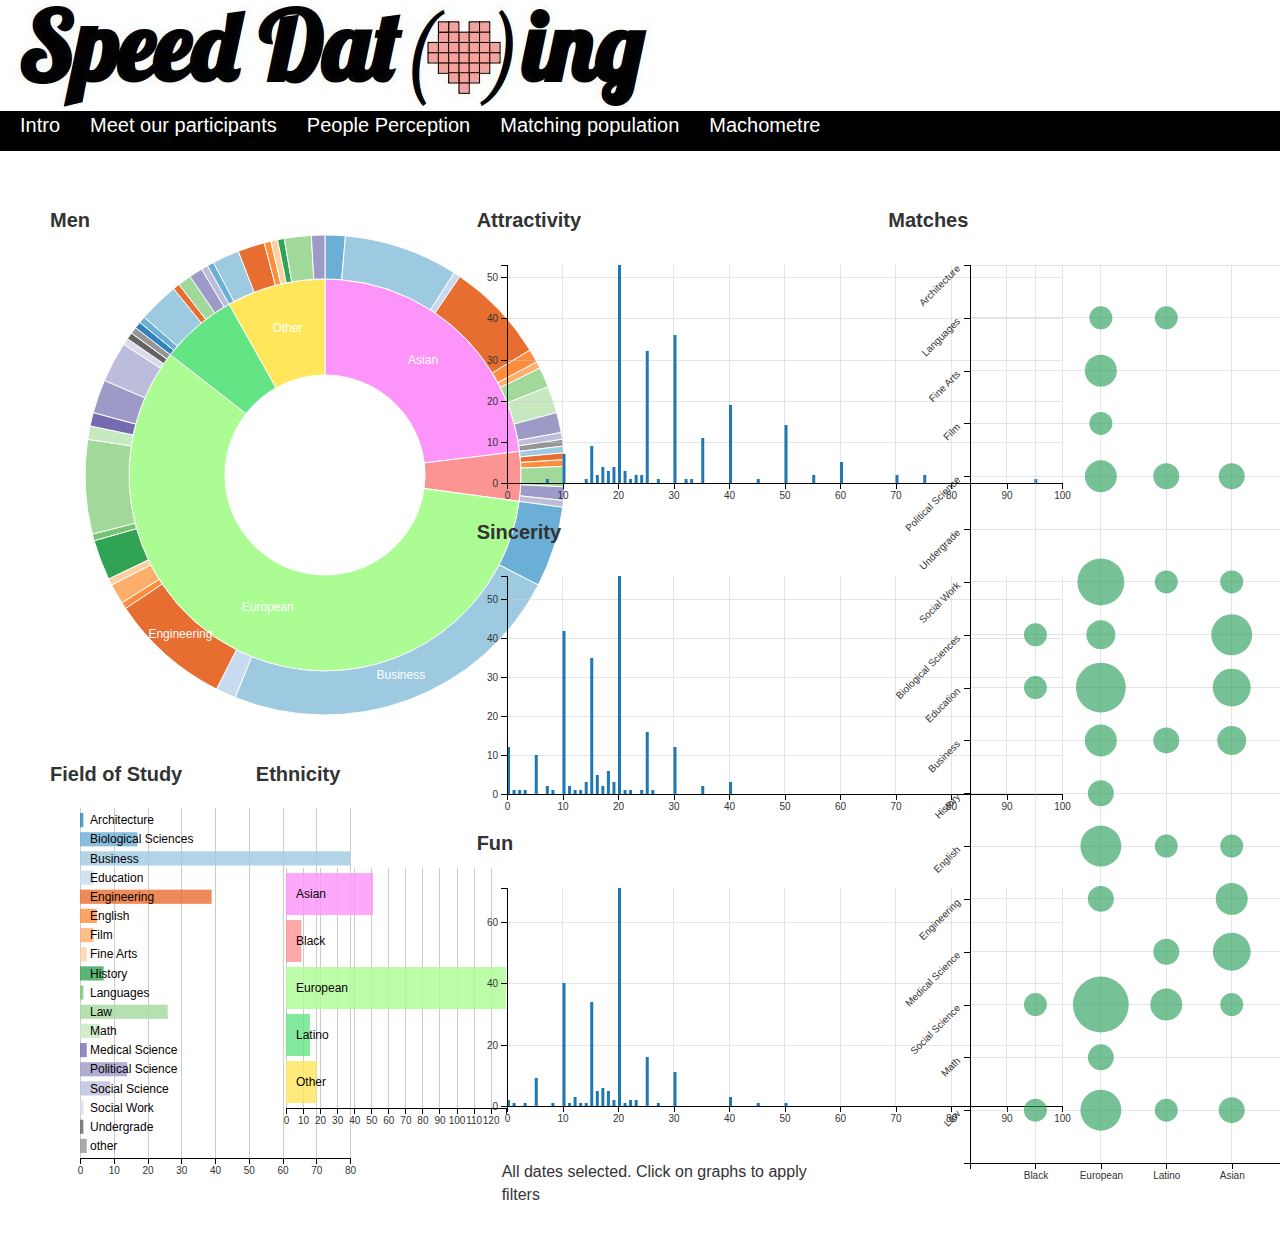
<file: match.html>
<!DOCTYPE html>
<html lang="en">
<head>
    <title>Speed Dat(a)ing</title>
    <meta charset="utf-8">
    <meta name="viewport" content="width=device-width, initial-scale=1">
    <link rel="stylesheet" href="https://maxcdn.bootstrapcdn.com/bootstrap/3.4.0/css/bootstrap.min.css">
    <script src="https://ajax.googleapis.com/ajax/libs/jquery/3.4.0/jquery.min.js"></script>
    <script src="https://maxcdn.bootstrapcdn.com/bootstrap/3.4.0/js/bootstrap.min.js"></script>
    <link rel="stylesheet" type="text/css" href="css/dc.css"/>
    <link rel="stylesheet" type="text/css" href="css/style.css">
    <style>
        .pie-slice path {
            stroke:#fff;
        }
        .dc-chart .selected path {
            stroke-width: 1;
            stroke:#fff;
        }
    </style>
</head>
<body>

    <div class='nav-header'>
        <img src='assets/logo.jpg'>
    </div>
    <div class='nav-bar'>
        <div class='nav-item'>
            <a class='nav-link' href='/'>Intro</a>
        </div>
        <div class='nav-item'>
            <a class='nav-link' href='/participants.html'>Meet our participants</a>
        </div>
        <div class='nav-item'>
            <a class='nav-link' href='/perception.html'>People Perception</a>
        </div>
        <div class='nav-item'>
            <a class='nav-link' href='/match.html'>Matching population</a>
        </div>
        <div class='nav-item'>
            <a class='nav-link' href='/machometre.html'>Machometre</a>
        </div>
    </div>

    <div class="container" style="width:100%; margin-top: 55px; margin-left: 20px; margin-bottom: 30px">
    <div class="row">
        <div class="col-sm-8">
            <div class="col-sm-6">
                <div class="row">
                    <div id="test" style="margin-left: 50px">
                        <strong style="font-size: 20px; margin-left: -35px">Men</strong>
                        <a class="reset" href="javascript:race_field.filterAll();dc.redrawAll();" style="display: none;">reset</a>
                        <div class="clearfix"></div>
                    </div>
                </div>
                <div class="row" style="margin-top: 40px">
                    <div class="col-sm-6">
                        <div id="test3">
                            <strong style="font-size: 20px">Field of Study</strong>
                            <a class="reset" href="javascript:field.filterAll();dc.redrawAll();" style="display: none;">reset</a>
                            <div class="clearfix"></div>
                        </div>
                    </div>
                    <div class="col-sm-6">
                        <div id="test2">
                            <strong style="font-size: 20px">Ethnicity</strong>
                            <a class="reset" href="javascript:race.filterAll();dc.redrawAll();" style="display: none;">reset</a>
                            <div class="clearfix"></div>
                        </div>
                    </div>
                </div>
            </div>
            <div class="col-sm-6">
                <div class="row" style="margin-left: 15px">
                    <div id="attractive">
                        <strong style="font-size: 20px">Attractivity</strong>
                        <!--
                        <span class="reset" style="display: none;">range: <span class="filter"></span></span>
                        -->
                        <a class="reset" href="javascript:attractive.filterAll();dc.redrawAll();" style="display: none;">reset</a>
                        <div class="clearfix"></div>
                    </div>
                </div>
                <div class="row" style="margin-left: 15px">
                    <div id="sincere">
                        <strong style="font-size: 20px">Sincerity</strong>
                        <a class="reset" href="javascript:sincere.filterAll();dc.redrawAll();" style="display: none;">reset</a>
                        <div class="clearfix"></div>
                    </div>
                </div>
                <div class="row" style="margin-left: 15px">
                    <div id="fun">
                        <strong style="font-size: 20px">Fun</strong>
                        <a class="reset" href="javascript:fun.filterAll();dc.redrawAll();" style="display: none;">reset</a>
                        <div class="clearfix"></div>
                    </div>
                </div>
                <div class="row" style="margin-left: 15px">
                    <div>
                        <div class="dc-data-count", style="margin-left: 25px; margin-top: 20px; font-size: 16px;">
                            <span class="filter-count"></span> selected out of <span class="total-count"></span> records | <a
                                href="javascript:dc.filterAll(); dc.renderAll()">Reset All</a>
                        </div>
                    </div>
                </div>        
            </div>
        </div>
        <div class="col-sm-4">
            <div id="matches">
                <strong style="font-size: 20px;">Matches</strong>
                <a class="reset" href="javascript:matchesChart.filterAll();dc.redrawAll();" style="display: none;">reset</a>
                <div class="clearfix"></div>
            </div>
        </div>
    </div>
</div>


<script type="text/javascript" src="js/d3.js"></script>
<script type="text/javascript" src="js/crossfilter.js"></script>
<script type="text/javascript" src="js/dc.js"></script>
<script type="text/javascript">

var field = dc.rowChart("#test3");
var race = dc.rowChart("#test2");
var race_field = dc.sunburstChart("#test");
var attractive = dc.barChart("#attractive")
var sincere = dc.barChart("#sincere")
var fun = dc.barChart("#fun")
var datesCount = dc.dataCount('.dc-data-count');
var matchesChart = dc.bubbleChart('#matches');

race_dict = {
    0 : '',
    1 : 'Black',
    2 : 'European',
    3 : 'Latino',
    4 : 'Asian',
    5 : 'Native',
    6 : 'Other',
    7 : ''
}

field_dict = {
    0 : '',
    1 : 'Law',
    2 : 'Math',
    3 : 'Social Science',
    4 : 'Medical Science',
    5 : 'Engineering',
    6 : 'English',
    7 : 'History',
    8 : 'Business',
    9 : 'Education',
    10 : 'Biological Sciences',
    11 : 'Social Work',
    12 : 'Undergrade',
    13 : 'Political Science',
    14 : 'Film',
    15 : 'Fine Arts',
    16 : 'Languages',
    17 : 'Architecture',
    18 : 'other',
    19 : '',
}

d3.csv("data/new_dataset.csv").then(function(dates) {

    dates.forEach(function (d) {
        d.attr1_1 = +d.attr1_1;
        d.sinc1_1 = +d.sinc1_1;
        d.fun1_1 = +d.fun1_1;
        d.match = +d.match;
    });

    var ndx = crossfilter(dates)
    
    var all_data_count = ndx.groupAll()

    var all = ndx.groupAll().reduce(
        function reduceAdd(p, d) {
            p.count++;
            if(d.match === 1){
                p.matches_count++
            }
            return p;
        },

        function reduceRemove(p, d) {
            p.count--;
            if(d.match === 1){
                p.matches_count--
            }
            return p;
        },

        function reduceInitial() {
            return {matches_count: 0,
                    count: 0};
        }
    )

    menDimension = ndx.dimension(function (d) {
        return [d.race, d.field_cd];
    });

    var menSumGroup = menDimension.group().reduce(
        function reduceAdd(p, d) {
            if(d.iid in p.ids){
                p.ids[d.iid] += 1
            }
            else{
                p.ids[d.iid] = 1;
                p.id_count++;
            }
            return p;
        },

        function reduceRemove(p, d) {
            p.ids[d.iid]--;
            if(p.ids[d.iid] === 0){
                delete p.ids[d.iid];
                p.id_count--;
            }
            return p;
        },

        function reduceInitial() {
            return {ids: {},
                    id_count: 0};
        }
    )

    womenDimension = ndx.dimension(function (d) {
        return [d.race_p, d.field_cd_p];
    });

    var womenGroup = womenDimension.group().reduce(
        function reduceAdd(p, d) {
            if(d.match === 1){
                p.matches_count++
            }
            return p;
        },

        function reduceRemove(p, d) {
            if(d.match === 1){
                p.matches_count--
            }
            return p;
        },

        function reduceInitial() {
            return {matches_count: 0};
        }
    )

    var raceDimension = ndx.dimension(function (d) {
        return d.race;
    });
    
    var raceSumGroup = raceDimension.group().reduce(
        function reduceAdd(p, d) {
            if(d.iid in p.ids){
                p.ids[d.iid] += 1
            }
            else{
                p.ids[d.iid] = 1;
                p.id_count++;
            }
            return p;
        },

        function reduceRemove(p, d) {
            p.ids[d.iid]--;
            if(p.ids[d.iid] === 0){
                delete p.ids[d.iid];
                p.id_count--;
            }
            return p;
        },

        function reduceInitial() {
            return {ids: {},
                    id_count: 0};
        }
    )

    var fieldDimension = ndx.dimension(function (d) {
        return d.field_cd;
    });

    var fieldSumGroup = fieldDimension.group().reduce(
        function reduceAdd(p, d) {
            if(d.iid in p.ids){
                p.ids[d.iid] += 1
            }
            else{
                p.ids[d.iid] = 1;
                p.id_count++;
            }
            return p;
        },

        function reduceRemove(p, d) {
            p.ids[d.iid]--;
            if(p.ids[d.iid] === 0){
                delete p.ids[d.iid];
                p.id_count--;
            }
            return p;
        },

        function reduceInitial() {
            return {ids: {},
                    id_count: 0};
        }
    )

    var attractiveDimension = ndx.dimension(function (d) {
        return d.attr1_1;
    });

    var attractiveSumGroup = attractiveDimension.group().reduce(
        function reduceAdd(p, d) {
            if(d.iid in p.ids){
                p.ids[d.iid] += 1
            }
            else{
                p.ids[d.iid] = 1;
                p.id_count++;
            }
            return p;
        },

        function reduceRemove(p, d) {
            p.ids[d.iid]--;
            if(p.ids[d.iid] === 0){
                delete p.ids[d.iid];
                p.id_count--;
            }
            return p;
        },

        function reduceInitial() {
            return {ids: {},
                    id_count: 0};
        }
    )

    var sincereDimension = ndx.dimension(function (d) {
        return d.sinc1_1;
    });

    var sincereSumGroup = sincereDimension.group().reduce(
        function reduceAdd(p, d) {
            if(d.iid in p.ids){
                p.ids[d.iid] += 1
            }
            else{
                p.ids[d.iid] = 1;
                p.id_count++;
            }
            return p;
        },

        function reduceRemove(p, d) {
            p.ids[d.iid]--;
            if(p.ids[d.iid] === 0){
                delete p.ids[d.iid];
                p.id_count--;
            }
            return p;
        },

        function reduceInitial() {
            return {ids: {},
                    id_count: 0};
        }
    )

    var funDimension = ndx.dimension(function (d) {
        return d.fun1_1;
    });

    var funSumGroup = funDimension.group().reduce(
        function reduceAdd(p, d) {
            if(d.iid in p.ids){
                p.ids[d.iid] += 1
            }
            else{
                p.ids[d.iid] = 1;
                p.id_count++;
            }
            return p;
        },

        function reduceRemove(p, d) {
            p.ids[d.iid]--;
            if(p.ids[d.iid] === 0){
                delete p.ids[d.iid];
                p.id_count--;
            }
            return p;
        },

        function reduceInitial() {
            return {ids: {},
                    id_count: 0};
        }
    )

    histogramm_width = 635
    histogramm_height = 278

    attractive
        .width(histogramm_width)
        .height(histogramm_height)
        .round(dc.round.floor)
        .alwaysUseRounding(true)
        .x(d3.scaleLinear().domain([0, 100]))
        .dimension(attractiveDimension)
        .group(attractiveSumGroup)
        .valueAccessor(function (d) {
            return d.value.id_count;
        })
        .elasticY(true)
        .renderHorizontalGridLines(true)
        .renderVerticalGridLines(true)
        .yAxis().ticks(5)

    attractive.margins().top = 30

    sincere
        .width(histogramm_width)
        .height(histogramm_height)
        .x(d3.scaleLinear().domain([0, 100]))
        .dimension(sincereDimension)
        .group(sincereSumGroup)
        .valueAccessor(function (d) {
            return d.value.id_count;
        })
        .elasticY(true)
        .renderHorizontalGridLines(true)
        .renderVerticalGridLines(true)
        .yAxis().ticks(5)

    sincere.margins().top = 30
    
    fun
        .width(histogramm_width)
        .height(histogramm_height)
        .x(d3.scaleLinear().domain([0, 100]))
        .dimension(funDimension)
        .group(funSumGroup)
        .valueAccessor(function (d) {
            return d.value.id_count;
        })
        .elasticY(true)
        .renderHorizontalGridLines(true)
        .renderVerticalGridLines(true)
        .yAxis().ticks(5)

    fun.margins().top = 30

    field
        .width(350)
        .height(400)
        .dimension(fieldDimension)
        .group(fieldSumGroup)
        .valueAccessor(function (d) {
            return d.value.id_count;
        })
        .elasticX(true)
        .ordinalColors(['#3182bd', '#6baed6', '#9ecae1', '#c6dbef', '#e86d30', '#fd8d3c', '#fdae6b',
                        '#fdd0a2', '#31a354', '#74c476', '#a1d99b', '#c7e9c0', '#756bb1', '#9e9ac8', 
                        '#bcbddc', '#dadaeb', '#636363', '#969696'])

    field.margins().top = 20

    race
        .width(300)
        .height(350)
        .dimension(raceDimension)
        .group(raceSumGroup)
        .valueAccessor(function (d) {
            return d.value.id_count;
        })
        .elasticX(true)
        //.ordinalColors(['#3182bd', '#6baed6', '#9ecae1', '#c6dbef', '#e6550d'])
        .ordinalColors(['#fc94fa', '#fc9494', '#acfc94', '#64e585', '#ffe65b'])

    race.margins().top = 80

    race_field
        .width(480)
        .height(480)
        .innerRadius(100)
        .dimension(menDimension)
        .group(menSumGroup)
        .valueAccessor(function (d) {
            return d.value.id_count;
        })
        //.ordinalColors(['#3182bd', '#6baed6', '#9ecae1', '#c6dbef', '#e6550d'])
        .ordinalColors(['#fc94fa', '#fc9494', '#acfc94', '#64e585', '#ffe65b', '#6baed6', '#9ecae1', '#c6dbef', '#e86d30', '#fd8d3c', '#fdae6b',
                        '#a1d99b', '#c7e9c0', '#9e9ac8', '#bcbddc', '#969696', '#fdd0a2', '#31a354', '#74c476', '#756bb1', '#dadaeb', '#636363',
                        '#3182bd'])

    datesCount
        .crossfilter(ndx)
        .groupAll(all_data_count)
        .html({
            //some: '<strong>%filter-count</strong> "dates" sélectionnées sur <strong>%total-count</strong>' +
            //    ' | <a href=\'javascript:dc.filterAll(); dc.renderAll();matchesChart.translate(80)\'>Reset All</a>',
            some: '<strong>%filter-count</strong> "dates" sélectionnées sur <strong>%total-count</strong>' +
                ' | <a href=\'javascript:dc.filterAll(); dc.renderAll();matchesChart.translate(80)\'>Reset All</a>',
            all: 'All dates selected. Click on graphs to apply filters'
        });

    matchesChart
        .width(550)
        //.height(950)
        .height(970)
        .dimension(womenDimension)
        .group(womenGroup)
        .colors(d3.schemeRdYlGn[9])
        .keyAccessor(function (p) {
            return p.key[0];
        })
        .valueAccessor(function (p) {
            return p.key[1];
        })
        .radiusValueAccessor(function (p) {
            //console.log(Math.round(8*p.value.matches_count/all.value()['count']*100))
            return Math.round(8*p.value.matches_count/all.value()['count']*100);
        })
        .maxBubbleRelativeSize(1)
        .x(d3.scaleLinear().domain([0, 7]))
        .y(d3.scaleLinear().domain([0, 17]))
        .r(d3.scaleLinear().domain([0, 300]))
        .renderHorizontalGridLines(true)
        .renderVerticalGridLines(true)
        .xAxisLabel('')
        .renderLabel(false)
        .yAxisLabel('')
        .title(function (p) {
            return p.value.matches_count;
        })
        .onClick = function (datum) {
        };

    matchesChart.xAxis().ticks(8)
    matchesChart.xAxis().tickFormat(function (v) {
            return race_dict[v];
        });
    matchesChart.yAxis().ticks(18)
    matchesChart.yAxis().tickFormat(function (v) {
            return field_dict[v];
        });
    matchesChart.margins().top = 30  

    //matchesChart.renderlet(function (chart) {
        // rotate x-axis labels
    //    chart.selectAll('g.y text')
    //    .attr('transform', 'translate(50,10) rotate(315)')
    //})

    dc.renderAll();
    
    function sleep(ms) {
        return new Promise(resolve => setTimeout(resolve, ms));
    }

    matchesChart.translate = async function (x){
        
        await sleep(10);

        matchesChart
            .select('.axis.y') 
            .attr("text-anchor", "end")
            .selectAll("text")
            .attr("transform", "translate(-5,-5) rotate(-45)")
        
        console.log("translate")    
        matchesChart
            .select('.grid-line.horizontal')
            .attr("transform", "translate(" + x + ",30)")
        matchesChart
            .select('.grid-line.vertical')
            .attr("transform", "translate(" + x + ",30)")
        matchesChart
            .select('.chart-body')
            .attr("transform", "translate(" + x + ",30)")
        matchesChart
            .select('.axis.x')
            //.attr("transform", "translate(" + x + ",908)")
            .attr("transform", "translate(" + x + ",928)")
        matchesChart
            .select('.axis.y')
            .attr("transform", "translate(" + x + ",30)")
    }

    matchesChart.all = all
    
    matchesChart.translate(82);

});

</script>

</body>
</html>
</file>
<file: css/dc.css>
.dc-chart path.dc-symbol, .dc-legend g.dc-legend-item.fadeout {
  fill-opacity: 0.5;
  stroke-opacity: 0.5; }

div.dc-chart {
  float: left; }

.dc-chart rect.bar {
  stroke: none;
  cursor: pointer; }
  .dc-chart rect.bar:hover {
    fill-opacity: .5; }

.dc-chart rect.deselected {
  stroke: none;
  fill: #ccc; }

.dc-chart .pie-slice {
  fill: #fff;
  font-size: 12px;
  cursor: pointer; }
  .dc-chart .pie-slice.external {
    fill: #000; }
  .dc-chart .pie-slice :hover, .dc-chart .pie-slice.highlight {
    fill-opacity: .8; }

.dc-chart .pie-path {
  fill: none;
  stroke-width: 2px;
  stroke: #000;
  opacity: 0.4; }

.dc-chart .selected path, .dc-chart .selected circle {
  stroke-width: 3;
  stroke: #ccc;
  fill-opacity: 1; }

.dc-chart .deselected path, .dc-chart .deselected circle {
  stroke: none;
  fill-opacity: .5;
  fill: #ccc; }

.dc-chart .axis path, .dc-chart .axis line {
  fill: none;
  stroke: #000;
  shape-rendering: crispEdges; }

.dc-chart .axis text {
  font: 10px sans-serif; }

.dc-chart .grid-line, .dc-chart .axis .grid-line, .dc-chart .grid-line line, .dc-chart .axis .grid-line line {
  fill: none;
  stroke: #ccc;
  shape-rendering: crispEdges; }

.dc-chart .brush rect.selection {
  fill: #4682b4;
  fill-opacity: .125; }

.dc-chart .brush .custom-brush-handle {
  fill: #eee;
  stroke: #666;
  cursor: ew-resize; }

.dc-chart path.line {
  fill: none;
  stroke-width: 1.5px; }

.dc-chart path.area {
  fill-opacity: .3;
  stroke: none; }

.dc-chart path.highlight {
  stroke-width: 3;
  fill-opacity: 1;
  stroke-opacity: 1; }

.dc-chart g.state {
  cursor: pointer; }
  .dc-chart g.state :hover {
    fill-opacity: .8; }
  .dc-chart g.state path {
    stroke: #fff; }

.dc-chart g.deselected path {
  fill: #808080; }

.dc-chart g.deselected text {
  display: none; }

.dc-chart g.row rect {
  fill-opacity: 0.8;
  cursor: pointer; }
  .dc-chart g.row rect:hover {
    fill-opacity: 0.6; }

.dc-chart g.row text {
  fill: rgb(7, 1, 1);
  font-size: 12px;
  cursor: pointer; }

.dc-chart g.dc-tooltip path {
  fill: none;
  stroke: #808080;
  stroke-opacity: .8; }

.dc-chart g.county path {
  stroke: #fff;
  fill: none; }

.dc-chart g.debug rect {
  fill: #00f;
  fill-opacity: .2; }

.dc-chart g.axis text {
  -webkit-touch-callout: none;
  -webkit-user-select: none;
  -khtml-user-select: none;
  -moz-user-select: none;
  -ms-user-select: none;
  user-select: none;
  pointer-events: none; }

.dc-chart .node {
  font-size: 0.7em;
  cursor: pointer; }
  .dc-chart .node :hover {
    fill-opacity: .8; }

.dc-chart .bubble {
  stroke: none;
  fill-opacity: 0.6; }

.dc-chart .highlight {
  fill-opacity: 1;
  stroke-opacity: 1; }

.dc-chart .fadeout {
  fill-opacity: 0.2;
  stroke-opacity: 0.2; }

.dc-chart .box text {
  font: 10px sans-serif;
  -webkit-touch-callout: none;
  -webkit-user-select: none;
  -khtml-user-select: none;
  -moz-user-select: none;
  -ms-user-select: none;
  user-select: none;
  pointer-events: none; }

.dc-chart .box line {
  fill: #fff; }

.dc-chart .box rect, .dc-chart .box line, .dc-chart .box circle {
  stroke: #000;
  stroke-width: 1.5px; }

.dc-chart .box .center {
  stroke-dasharray: 3, 3; }

.dc-chart .box .data {
  stroke: none;
  stroke-width: 0px; }

.dc-chart .box .outlier {
  fill: none;
  stroke: #ccc; }

.dc-chart .box .outlierBold {
  fill: red;
  stroke: none; }

.dc-chart .box.deselected {
  opacity: 0.5; }
  .dc-chart .box.deselected .box {
    fill: #ccc; }

.dc-chart .symbol {
  stroke: none; }

.dc-chart .heatmap .box-group.deselected rect {
  stroke: none;
  fill-opacity: 0.5;
  fill: #ccc; }

.dc-chart .heatmap g.axis text {
  pointer-events: all;
  cursor: pointer; }

.dc-chart .empty-chart .pie-slice {
  cursor: default; }
  .dc-chart .empty-chart .pie-slice path {
    fill: #fee;
    cursor: default; }

.dc-data-count {
  float: right;
  margin-top: 15px;
  margin-right: 15px; }
  .dc-data-count .filter-count, .dc-data-count .total-count {
    color: #3182bd;
    font-weight: bold; }

.dc-legend {
  font-size: 11px; }
  .dc-legend .dc-legend-item {
    cursor: pointer; }

.dc-hard .number-display {
  float: none; }

div.dc-html-legend {
  overflow-y: auto;
  overflow-x: hidden;
  height: inherit;
  float: right;
  padding-right: 2px; }
  div.dc-html-legend .dc-legend-item-horizontal {
    display: inline-block;
    margin-left: 5px;
    margin-right: 5px;
    cursor: pointer; }
    div.dc-html-legend .dc-legend-item-horizontal.selected {
      background-color: #3182bd;
      color: white; }
  div.dc-html-legend .dc-legend-item-vertical {
    display: block;
    margin-top: 5px;
    padding-top: 1px;
    padding-bottom: 1px;
    cursor: pointer; }
    div.dc-html-legend .dc-legend-item-vertical.selected {
      background-color: #3182bd;
      color: white; }
  div.dc-html-legend .dc-legend-item-color {
    display: table-cell;
    width: 12px;
    height: 12px; }
  div.dc-html-legend .dc-legend-item-label {
    line-height: 12px;
    display: table-cell;
    vertical-align: middle;
    padding-left: 3px;
    padding-right: 3px;
    font-size: 0.75em; }

.dc-html-legend-container {
  height: inherit; }
</file>
<file: css/style.css>
a:hover, a:link, a:visited, a:active{
    text-decoration:None;
}

body{
    background-repeat: no-repeat ; /*pas de répition de l'image*/
    background-attachment: fixed ;
    background-position: top right;
    background-size: 100% auto;
}


.nav-link, .nav-link:hover{
    color:white;
}



p{
    text-align:center;
    font-family:helvetica;
    text-shadow: 2px 0 0 #fff, -2px 0 0 #fff, 0 2px 0 #fff, 0 -2px 0 #fff, 1px 1px #fff, -1px -1px 0 #fff, 1px -1px 0 #fff, -1px 1px 0 #fff;
}

img{
    max-width:100%;
}


.nav-header{
    margin-top:0px;
    overflow:auto;
}

.nav-bar{
    width:100%;
    height:40px;
    font-size:20px;
    overflow:auto;
    background-color:black;
    background-size: 75% auto;
    padding-top:0px;
}

.nav-item{
    float:left;
    margin-left:10px;
    padding-left:10px;
    padding-right:10px;
    height:100%;
}

.intro{
    margin-top:20px;
}


.boy,.girl{
    margin-left:50px;
    width:200px;
    float:left;
}

.survey,.process{
    margin-left:100px;
    margin-top:100px;
    width:200px;
    float:left;
}

.attributes{
    margin-left:100px;
    width:250px;
    float:left
}

.single-at{
    float:left;
    width:45%;
    margin-left:5%;
    margin-top:10px;
}

.lollipop-control{
    margin-left:20px;
    margin-top:10px;
}

.lollipop{
    margin-left:100px;
}

.left{
    margin-top:20px;
    position: absolute;
    display: flex;
    flex-direction: column;
    align-items: center;
    position: absolute;
    left: 10%;
    width:500px;
}

.right{
    margin-top:20px;
    position: absolute;
    display: flex;
    flex-direction: column;
    align-items: center;
    position: absolute;
    right: 10%;
    width:500px;
}


.radar{
position: absolute;
left: 46%;
display: flex;
flex-direction: column;
align-items: center;
margin-top:20px;
}

.tooltip {
    position: absolute;
    text-align: center;
    width: 60px;
    height: 28px;
    padding: 2px;
    font: 12px sans-serif;
    background: lightsteelblue;
    border: 0px;
    border-radius: 8px;
    pointer-events: none;
}
</file>
